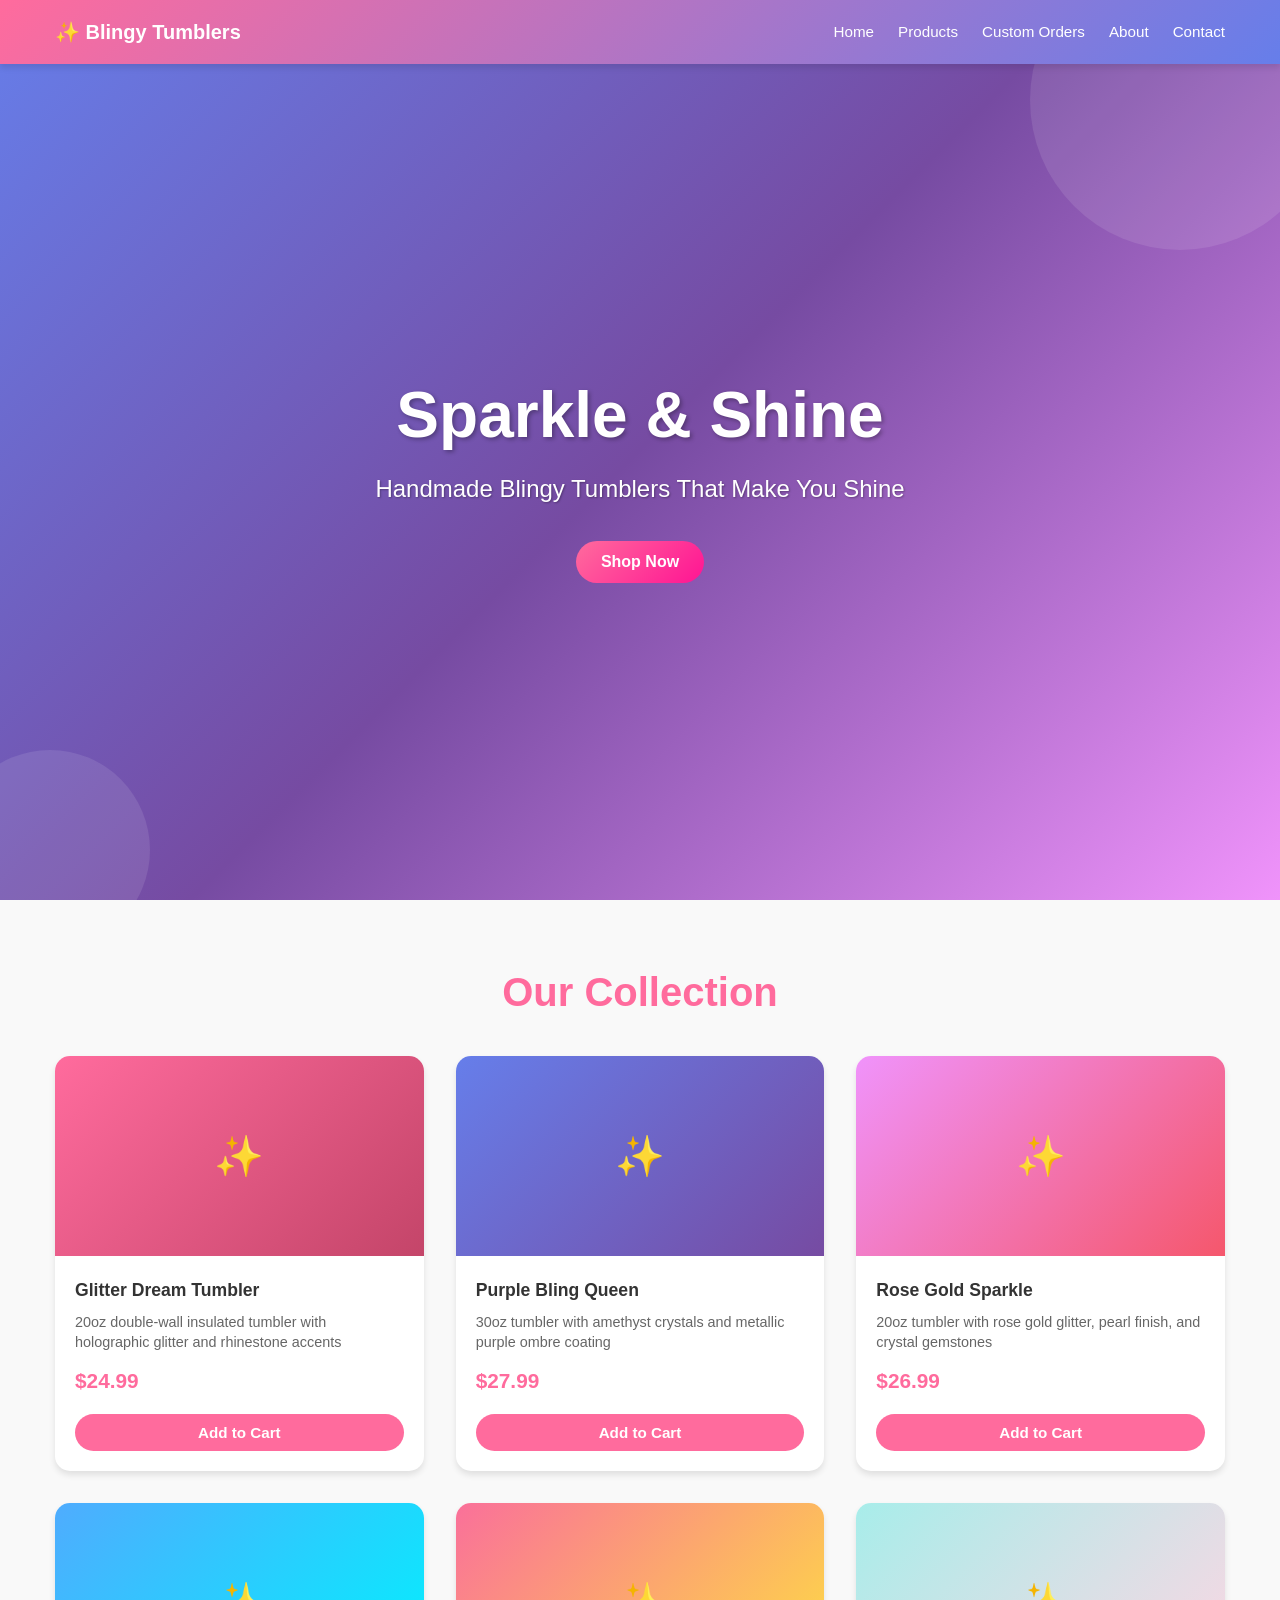
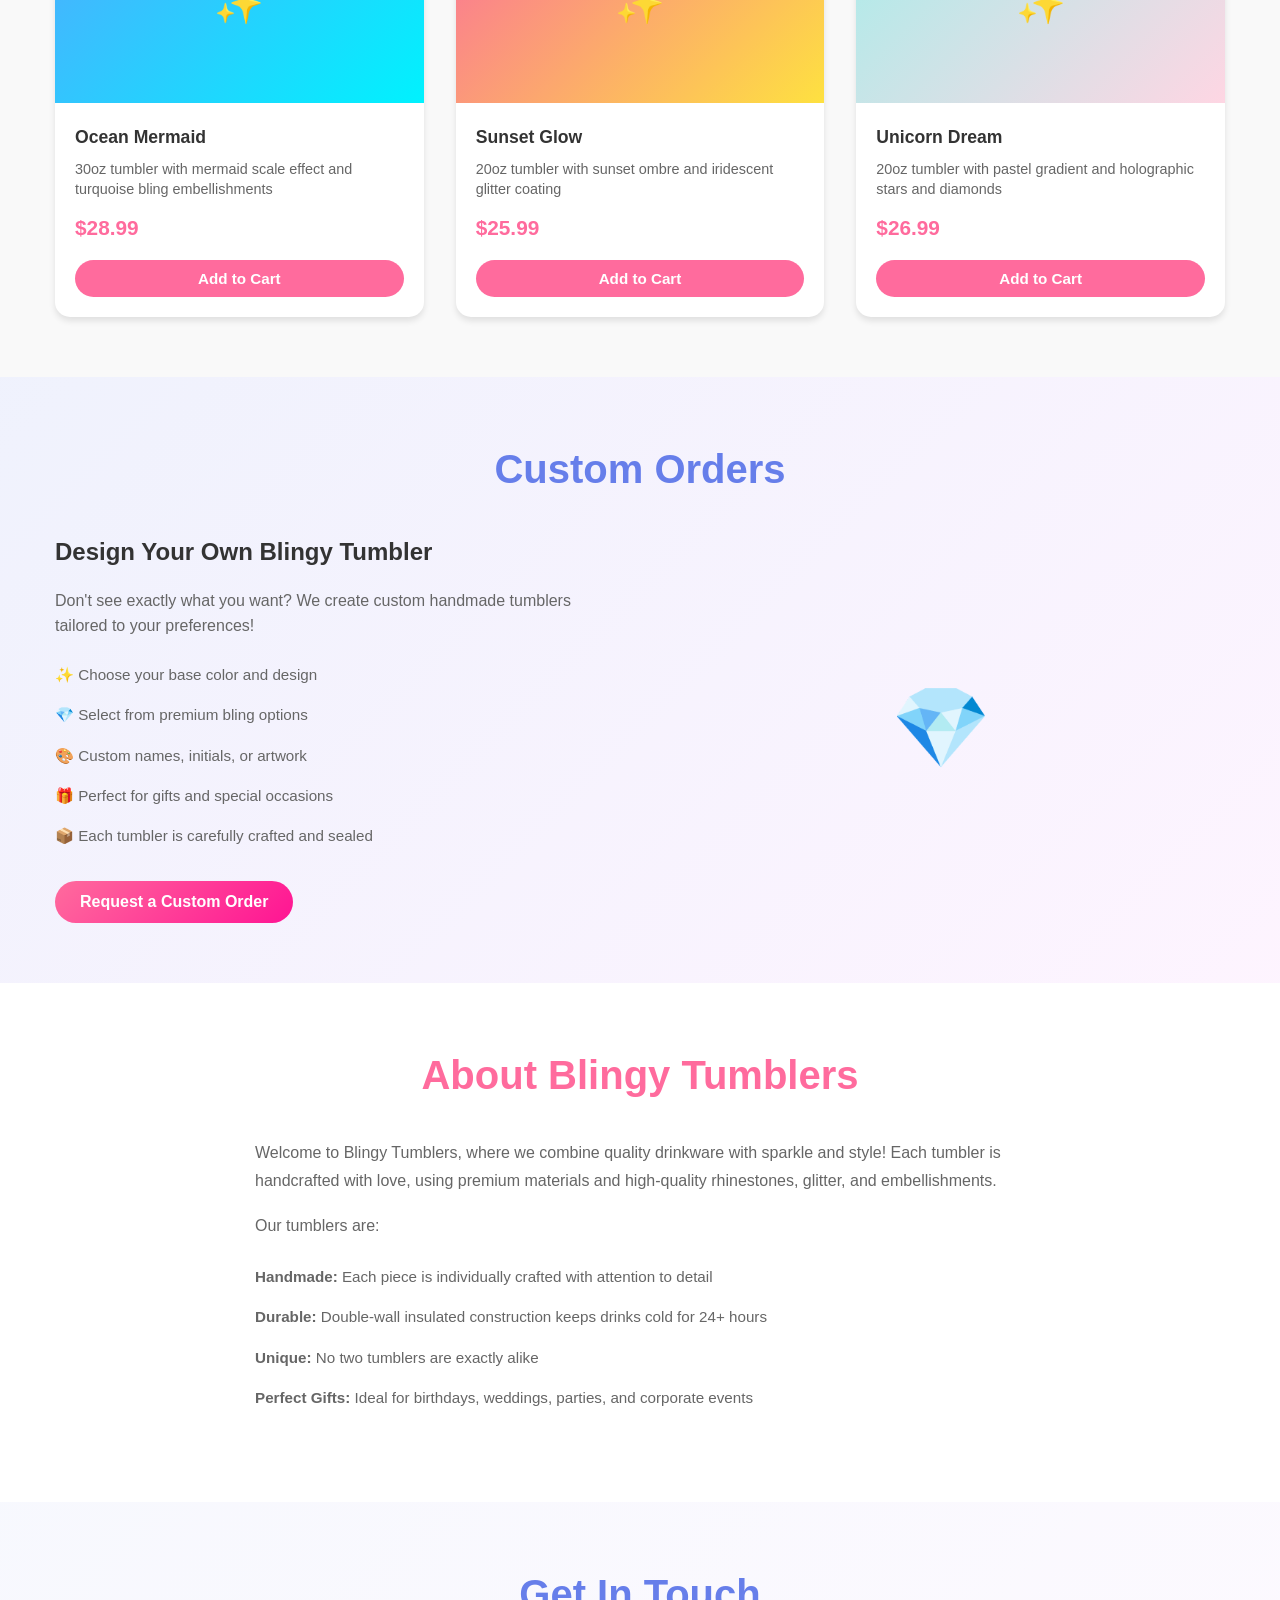
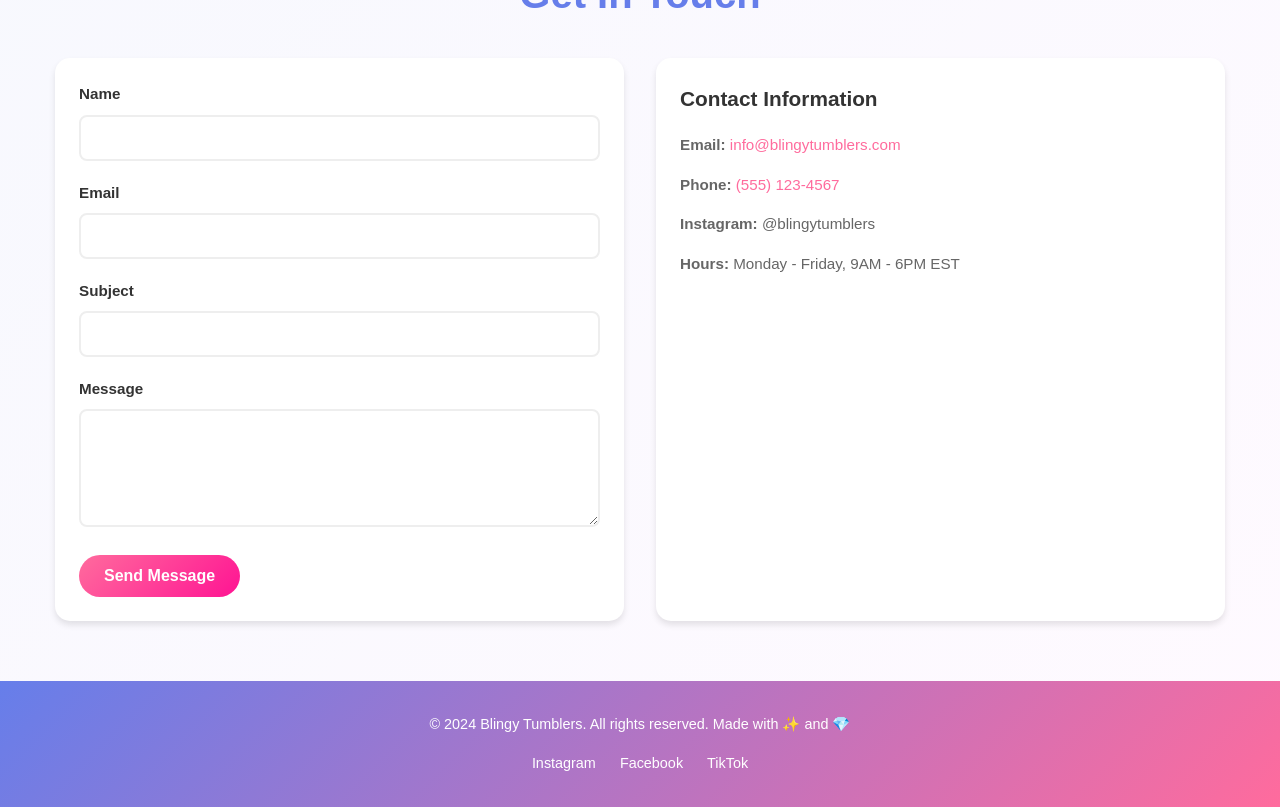
<file: index.html>
<!DOCTYPE html>
<html lang="en">
<head>
    <meta charset="UTF-8">
    <meta name="viewport" content="width=device-width, initial-scale=1.0, viewport-fit=cover">
    <meta name="apple-mobile-web-app-capable" content="yes">
    <meta name="apple-mobile-web-app-status-bar-style" content="black-translucent">
    <title>Blingy Tumblers - Handmade Custom Drinkware</title>
    <link rel="stylesheet" href="styles.css">
</head>
<body>
    <!-- Navigation -->
    <nav class="navbar">
        <div class="nav-container">
            <div class="logo">✨ Blingy Tumblers</div>
            <ul class="nav-menu" id="navMenu">
                <li><a href="#home">Home</a></li>
                <li><a href="#products">Products</a></li>
                <li><a href="#custom">Custom Orders</a></li>
                <li><a href="#about">About</a></li>
                <li><a href="#contact">Contact</a></li>
            </ul>
            <div class="hamburger" id="hamburger">
                <span></span>
                <span></span>
                <span></span>
            </div>
        </div>
    </nav>

    <!-- Hero Section -->
    <section id="home" class="hero">
        <div class="hero-content">
            <h1>Sparkle & Shine</h1>
            <p>Handmade Blingy Tumblers That Make You Shine</p>
            <button class="btn btn-primary" onclick="scrollToSection('products')">Shop Now</button>
        </div>
    </section>

    <!-- Products Section -->
    <section id="products" class="products">
        <div class="container">
            <h2>Our Collection</h2>
            <div class="product-grid">
                <div class="product-card">
                    <div class="product-image" style="background: linear-gradient(135deg, #ff6b9d 0%, #c44569 100%);"></div>
                    <div class="product-info">
                        <h3>Glitter Dream Tumbler</h3>
                        <p>20oz double-wall insulated tumbler with holographic glitter and rhinestone accents</p>
                        <div class="price">$24.99</div>
                        <button class="btn btn-secondary add-to-cart">Add to Cart</button>
                    </div>
                </div>

                <div class="product-card">
                    <div class="product-image" style="background: linear-gradient(135deg, #667eea 0%, #764ba2 100%);"></div>
                    <div class="product-info">
                        <h3>Purple Bling Queen</h3>
                        <p>30oz tumbler with amethyst crystals and metallic purple ombre coating</p>
                        <div class="price">$27.99</div>
                        <button class="btn btn-secondary add-to-cart">Add to Cart</button>
                    </div>
                </div>

                <div class="product-card">
                    <div class="product-image" style="background: linear-gradient(135deg, #f093fb 0%, #f5576c 100%);"></div>
                    <div class="product-info">
                        <h3>Rose Gold Sparkle</h3>
                        <p>20oz tumbler with rose gold glitter, pearl finish, and crystal gemstones</p>
                        <div class="price">$26.99</div>
                        <button class="btn btn-secondary add-to-cart">Add to Cart</button>
                    </div>
                </div>

                <div class="product-card">
                    <div class="product-image" style="background: linear-gradient(135deg, #4facfe 0%, #00f2fe 100%);"></div>
                    <div class="product-info">
                        <h3>Ocean Mermaid</h3>
                        <p>30oz tumbler with mermaid scale effect and turquoise bling embellishments</p>
                        <div class="price">$28.99</div>
                        <button class="btn btn-secondary add-to-cart">Add to Cart</button>
                    </div>
                </div>

                <div class="product-card">
                    <div class="product-image" style="background: linear-gradient(135deg, #fa709a 0%, #fee140 100%);"></div>
                    <div class="product-info">
                        <h3>Sunset Glow</h3>
                        <p>20oz tumbler with sunset ombre and iridescent glitter coating</p>
                        <div class="price">$25.99</div>
                        <button class="btn btn-secondary add-to-cart">Add to Cart</button>
                    </div>
                </div>

                <div class="product-card">
                    <div class="product-image" style="background: linear-gradient(135deg, #a8edea 0%, #fed6e3 100%);"></div>
                    <div class="product-info">
                        <h3>Unicorn Dream</h3>
                        <p>20oz tumbler with pastel gradient and holographic stars and diamonds</p>
                        <div class="price">$26.99</div>
                        <button class="btn btn-secondary add-to-cart">Add to Cart</button>
                    </div>
                </div>
            </div>
        </div>
    </section>

    <!-- Custom Orders Section -->
    <section id="custom" class="custom-orders">
        <div class="container">
            <h2>Custom Orders</h2>
            <div class="custom-content">
                <div class="custom-text">
                    <h3>Design Your Own Blingy Tumbler</h3>
                    <p>Don't see exactly what you want? We create custom handmade tumblers tailored to your preferences!</p>
                    <ul class="features-list">
                        <li>✨ Choose your base color and design</li>
                        <li>💎 Select from premium bling options</li>
                        <li>🎨 Custom names, initials, or artwork</li>
                        <li>🎁 Perfect for gifts and special occasions</li>
                        <li>📦 Each tumbler is carefully crafted and sealed</li>
                    </ul>
                    <button class="btn btn-primary" onclick="scrollToSection('contact')">Request a Custom Order</button>
                </div>
                <div class="custom-image">
                    <div style="font-size: 80px; text-align: center; color: #ff6b9d;">💎</div>
                </div>
            </div>
        </div>
    </section>

    <!-- About Section -->
    <section id="about" class="about">
        <div class="container">
            <h2>About Blingy Tumblers</h2>
            <div class="about-content">
                <div class="about-text">
                    <p>Welcome to Blingy Tumblers, where we combine quality drinkware with sparkle and style! Each tumbler is handcrafted with love, using premium materials and high-quality rhinestones, glitter, and embellishments.</p>
                    <p>Our tumblers are:</p>
                    <ul class="features-list">
                        <li><strong>Handmade:</strong> Each piece is individually crafted with attention to detail</li>
                        <li><strong>Durable:</strong> Double-wall insulated construction keeps drinks cold for 24+ hours</li>
                        <li><strong>Unique:</strong> No two tumblers are exactly alike</li>
                        <li><strong>Perfect Gifts:</strong> Ideal for birthdays, weddings, parties, and corporate events</li>
                    </ul>
                </div>
            </div>
        </div>
    </section>

    <!-- Contact Section -->
    <section id="contact" class="contact">
        <div class="container">
            <h2>Get In Touch</h2>
            <div class="contact-content">
                <form class="contact-form" id="contactForm">
                    <div class="form-group">
                        <label for="name">Name</label>
                        <input type="text" id="name" name="name" required>
                    </div>
                    <div class="form-group">
                        <label for="email">Email</label>
                        <input type="email" id="email" name="email" required>
                    </div>
                    <div class="form-group">
                        <label for="subject">Subject</label>
                        <input type="text" id="subject" name="subject" required>
                    </div>
                    <div class="form-group">
                        <label for="message">Message</label>
                        <textarea id="message" name="message" rows="5" required></textarea>
                    </div>
                    <button type="submit" class="btn btn-primary">Send Message</button>
                </form>
                <div class="contact-info">
                    <h3>Contact Information</h3>
                    <p><strong>Email:</strong> <a href="mailto:info@blingytumblers.com">info@blingytumblers.com</a></p>
                    <p><strong>Phone:</strong> <a href="tel:+15551234567">(555) 123-4567</a></p>
                    <p><strong>Instagram:</strong> @blingytumblers</p>
                    <p><strong>Hours:</strong> Monday - Friday, 9AM - 6PM EST</p>
                </div>
            </div>
        </div>
    </section>

    <!-- Footer -->
    <footer class="footer">
        <div class="container">
            <p>&copy; 2024 Blingy Tumblers. All rights reserved. Made with ✨ and 💎</p>
            <div class="social-links">
                <a href="#" class="social-link">Instagram</a>
                <a href="#" class="social-link">Facebook</a>
                <a href="#" class="social-link">TikTok</a>
            </div>
        </div>
    </footer>

    <script src="script.js"></script>
</body>
</html>
</file>
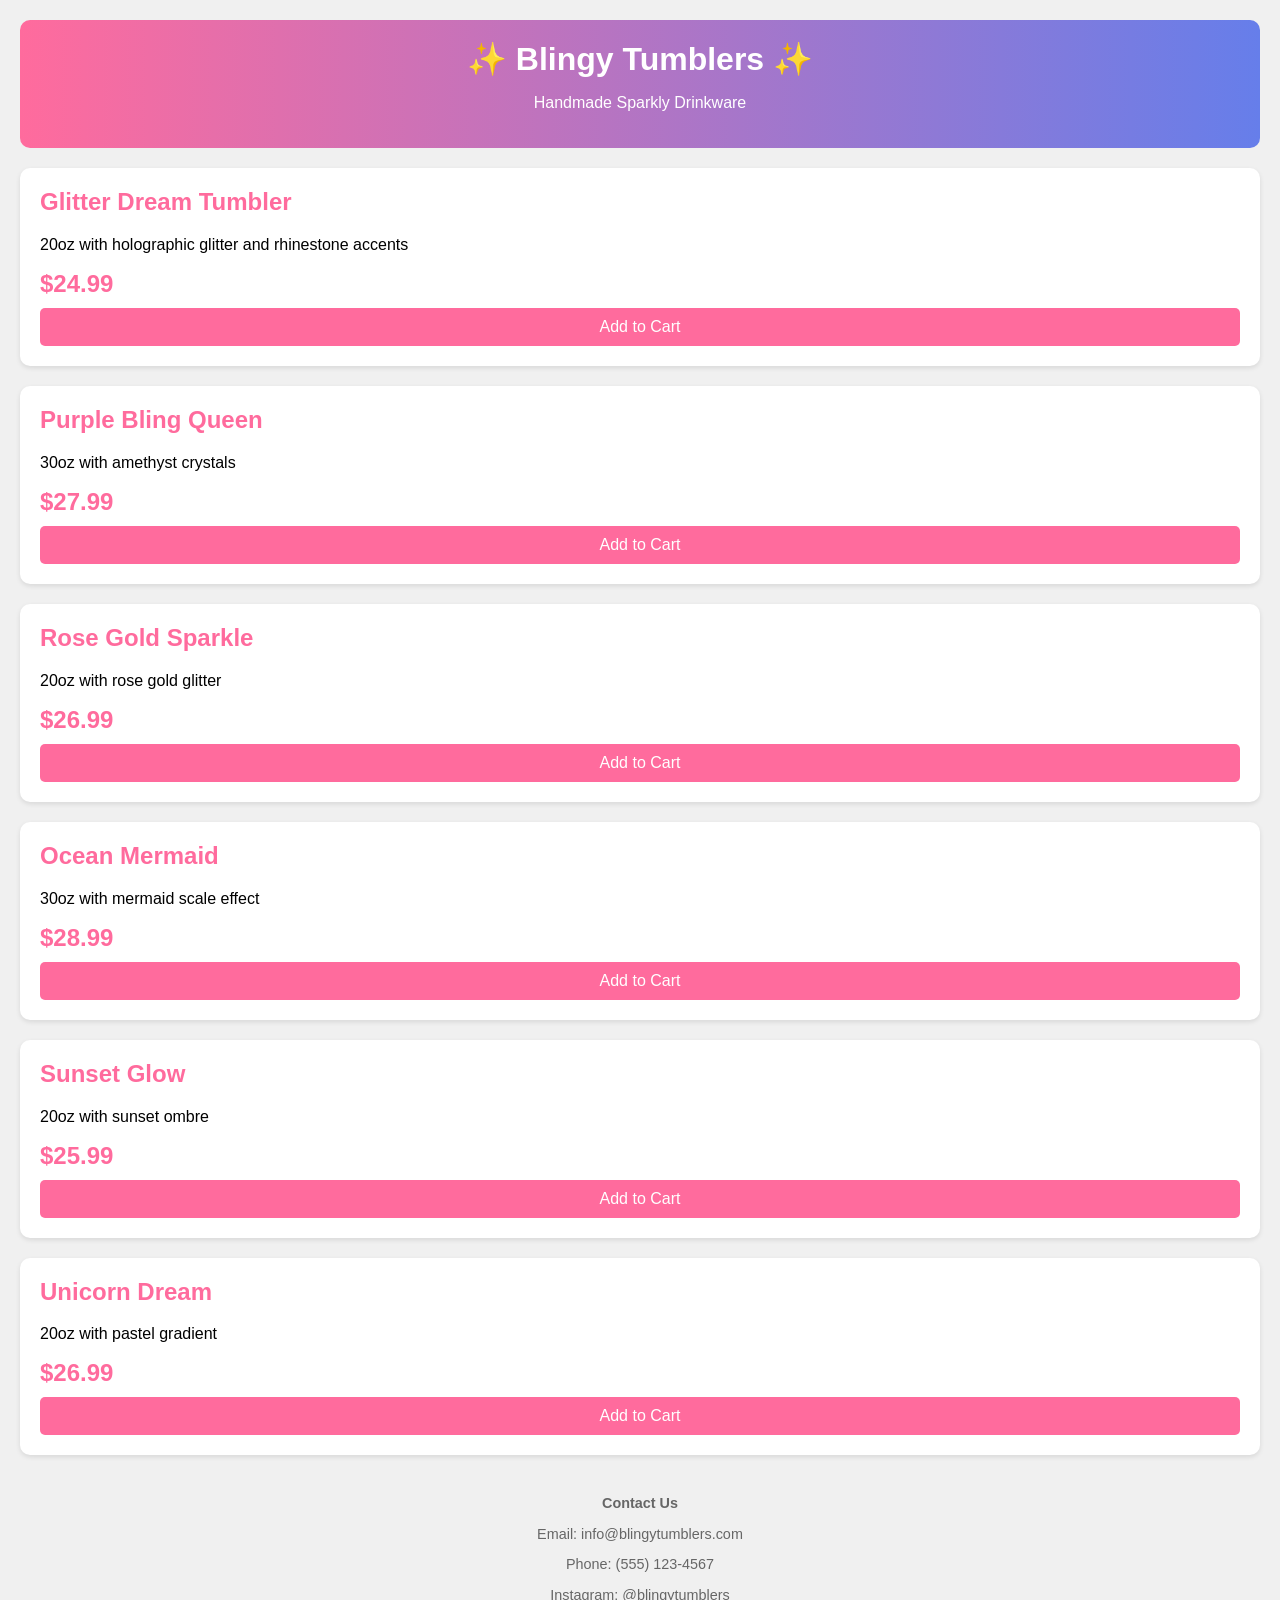
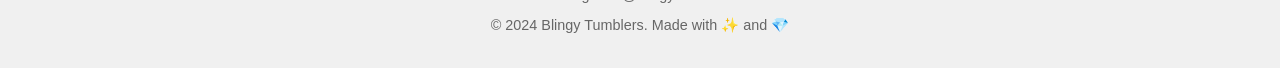
<file: blingy-simple.html>
<!DOCTYPE html>
<html>
<head>
<meta charset="UTF-8">
<meta name="viewport" content="width=device-width, initial-scale=1.0">
<title>Blingy Tumblers</title>
<style>
body { font-family: Arial; margin: 0; padding: 20px; background: #f0f0f0; }
.header { background: linear-gradient(to right, #ff6b9d, #667eea); color: white; padding: 20px; text-align: center; border-radius: 10px; }
h1 { margin: 0; }
.product { background: white; margin: 20px 0; padding: 20px; border-radius: 10px; box-shadow: 0 2px 5px rgba(0,0,0,0.1); }
.product h2 { color: #ff6b9d; margin-top: 0; }
.price { font-size: 1.5em; color: #ff6b9d; font-weight: bold; }
button { background: #ff6b9d; color: white; border: none; padding: 10px 20px; border-radius: 5px; font-size: 1em; cursor: pointer; width: 100%; margin-top: 10px; }
button:active { transform: scale(0.98); }
.footer { text-align: center; color: #666; margin-top: 40px; font-size: 0.9em; }
</style>
</head>
<body>

<div class="header">
<h1>✨ Blingy Tumblers ✨</h1>
<p>Handmade Sparkly Drinkware</p>
</div>

<div class="product">
<h2>Glitter Dream Tumbler</h2>
<p>20oz with holographic glitter and rhinestone accents</p>
<div class="price">$24.99</div>
<button onclick="alert('Glitter Dream added to cart! ✨')">Add to Cart</button>
</div>

<div class="product">
<h2>Purple Bling Queen</h2>
<p>30oz with amethyst crystals</p>
<div class="price">$27.99</div>
<button onclick="alert('Purple Bling added to cart! 💎')">Add to Cart</button>
</div>

<div class="product">
<h2>Rose Gold Sparkle</h2>
<p>20oz with rose gold glitter</p>
<div class="price">$26.99</div>
<button onclick="alert('Rose Gold added to cart! 🌹')">Add to Cart</button>
</div>

<div class="product">
<h2>Ocean Mermaid</h2>
<p>30oz with mermaid scale effect</p>
<div class="price">$28.99</div>
<button onclick="alert('Ocean Mermaid added to cart! 🧜‍♀️')">Add to Cart</button>
</div>

<div class="product">
<h2>Sunset Glow</h2>
<p>20oz with sunset ombre</p>
<div class="price">$25.99</div>
<button onclick="alert('Sunset Glow added to cart! 🌅')">Add to Cart</button>
</div>

<div class="product">
<h2>Unicorn Dream</h2>
<p>20oz with pastel gradient</p>
<div class="price">$26.99</div>
<button onclick="alert('Unicorn Dream added to cart! 🦄')">Add to Cart</button>
</div>

<div class="footer">
<p><strong>Contact Us</strong></p>
<p>Email: info@blingytumblers.com</p>
<p>Phone: (555) 123-4567</p>
<p>Instagram: @blingytumblers</p>
<p>&copy; 2024 Blingy Tumblers. Made with ✨ and 💎</p>
</div>

</body>
</html>
</file>
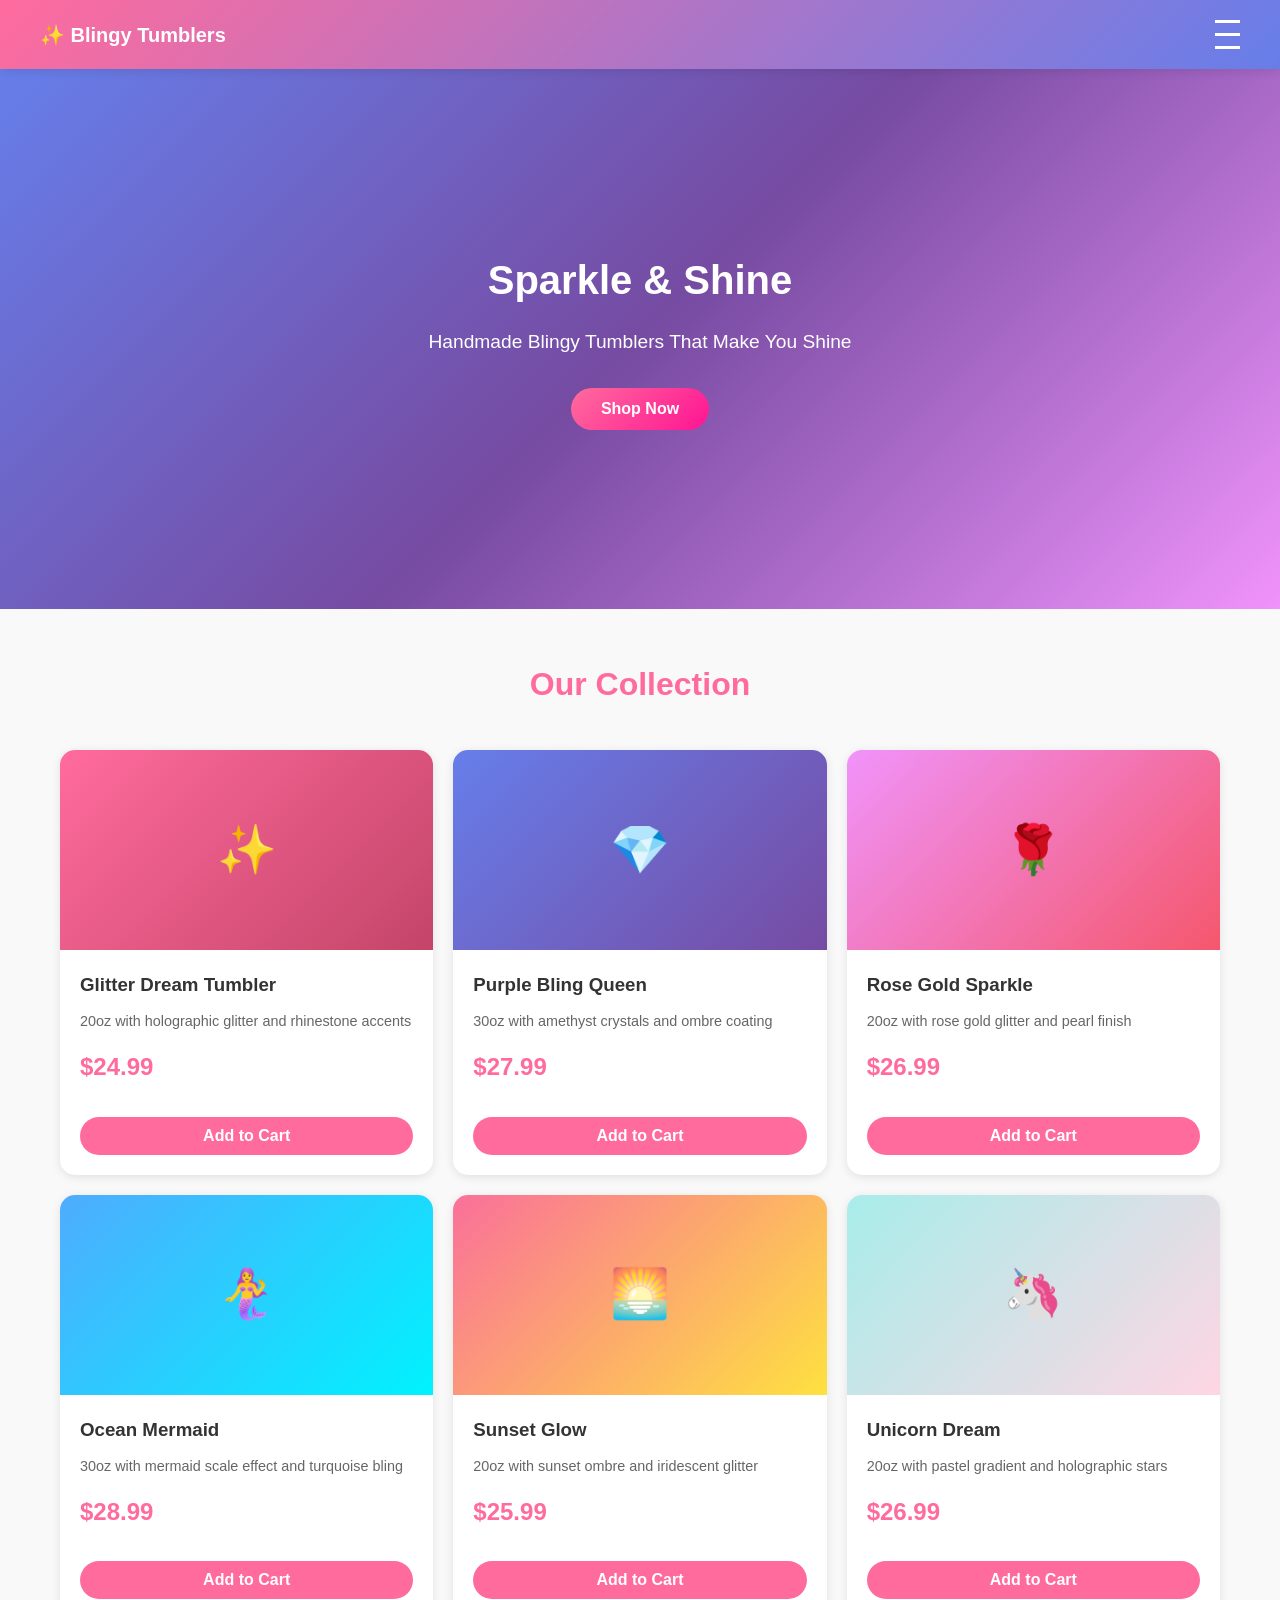
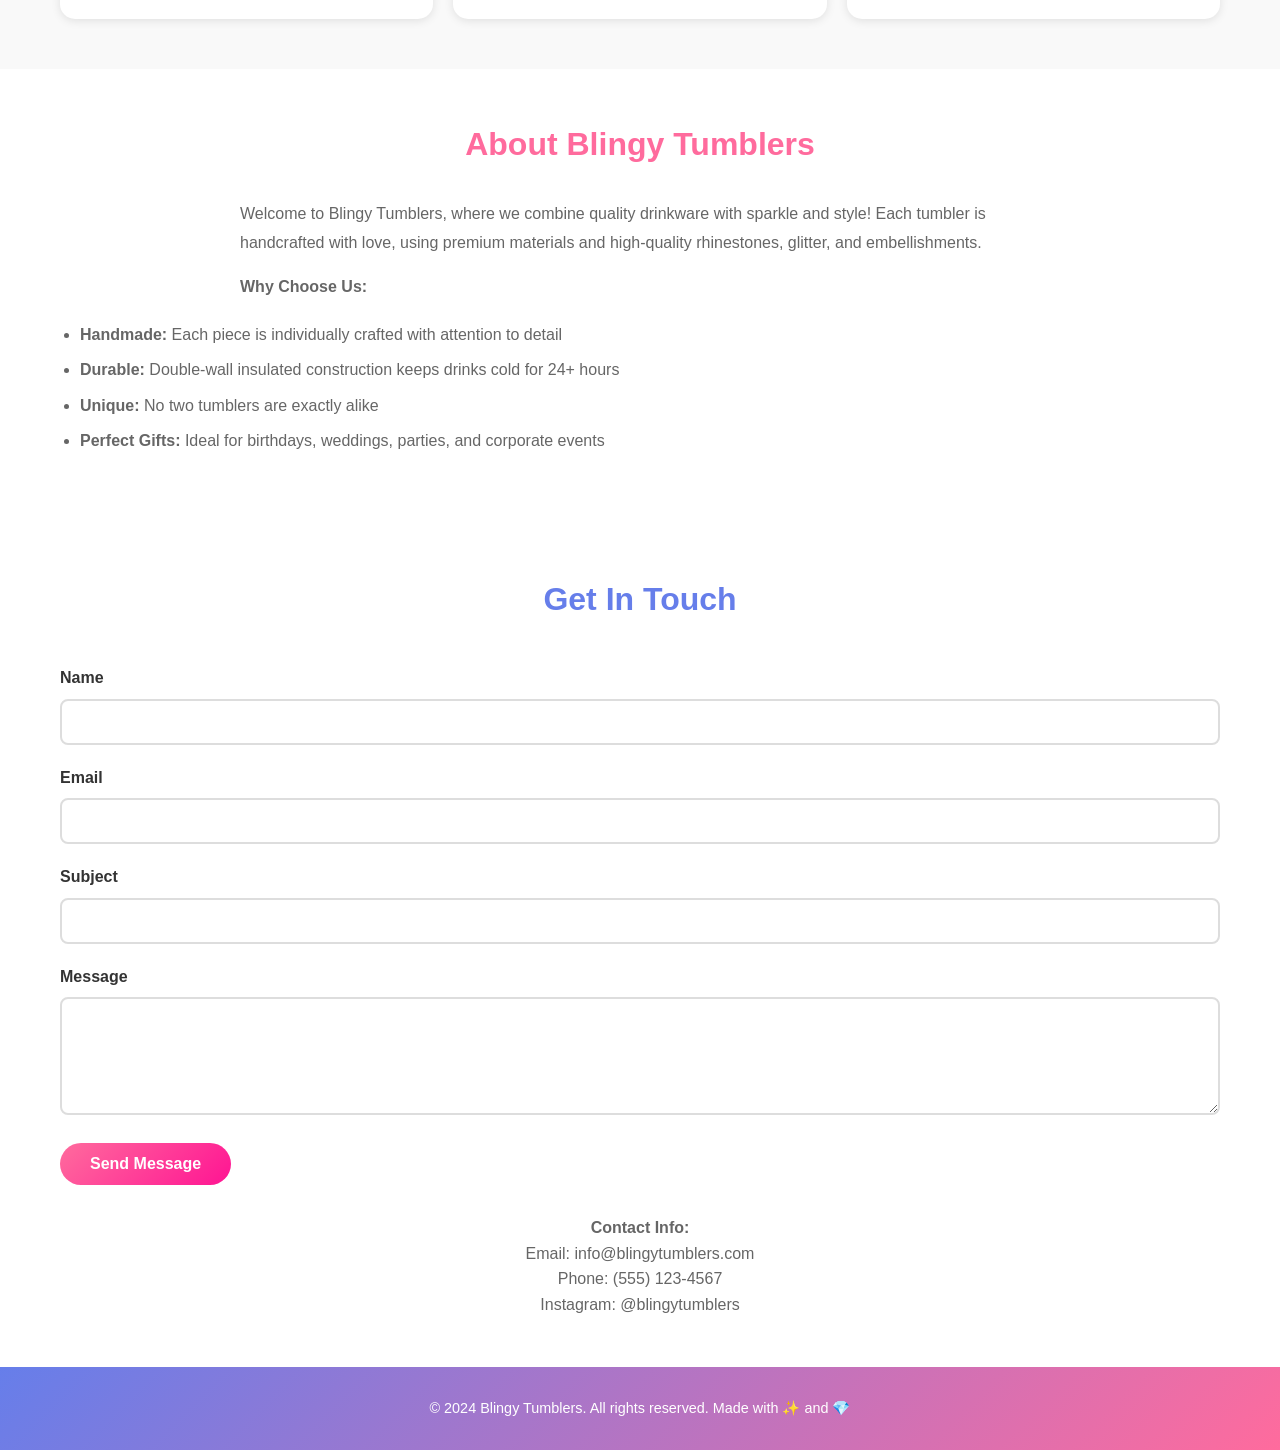
<file: blingy-tumbler-iphone.html>
<!DOCTYPE html>
<html lang="en">
<head>
    <meta charset="UTF-8">
    <meta name="viewport" content="width=device-width, initial-scale=1.0">
    <meta name="apple-mobile-web-app-capable" content="yes">
    <title>Blingy Tumblers</title>
    <style>
        * {
            margin: 0;
            padding: 0;
            box-sizing: border-box;
        }

        body {
            font-family: 'Arial', sans-serif;
            background-color: #f9f9f9;
            color: #333;
            line-height: 1.6;
        }

        /* Navigation */
        nav {
            background: linear-gradient(135deg, #ff6b9d, #667eea);
            padding: 15px 20px;
            position: sticky;
            top: 0;
            z-index: 100;
            box-shadow: 0 2px 10px rgba(0,0,0,0.1);
        }

        .nav-container {
            max-width: 1200px;
            margin: 0 auto;
            display: flex;
            justify-content: space-between;
            align-items: center;
        }

        .logo {
            color: white;
            font-size: 20px;
            font-weight: bold;
        }

        .nav-links {
            display: none;
            list-style: none;
        }

        .nav-links.active {
            display: flex;
            flex-direction: column;
            position: absolute;
            top: 60px;
            left: 0;
            right: 0;
            background: linear-gradient(135deg, #ff6b9d, #667eea);
            padding: 10px;
        }

        .nav-links li {
            margin: 10px 0;
        }

        .nav-links a {
            color: white;
            text-decoration: none;
            font-weight: 500;
        }

        .hamburger {
            display: flex;
            flex-direction: column;
            cursor: pointer;
            background: none;
            border: none;
        }

        .hamburger span {
            width: 25px;
            height: 3px;
            background: white;
            margin: 5px 0;
            transition: 0.3s;
        }

        /* Hero Section */
        .hero {
            background: linear-gradient(135deg, #667eea, #764ba2, #f093fb);
            color: white;
            padding: 80px 20px;
            text-align: center;
            min-height: 60vh;
            display: flex;
            flex-direction: column;
            justify-content: center;
            align-items: center;
        }

        .hero h1 {
            font-size: 2.5em;
            margin-bottom: 15px;
        }

        .hero p {
            font-size: 1.2em;
            margin-bottom: 30px;
        }

        /* Buttons */
        .btn {
            background: linear-gradient(135deg, #ff6b9d, #ff1493);
            color: white;
            padding: 12px 30px;
            border: none;
            border-radius: 50px;
            font-size: 1em;
            font-weight: 600;
            cursor: pointer;
            transition: transform 0.3s;
            -webkit-appearance: none;
            appearance: none;
        }

        .btn:active {
            transform: scale(0.95);
        }

        .btn-secondary {
            background: #ff6b9d;
            width: 100%;
            padding: 10px;
            margin-top: 15px;
        }

        /* Container */
        .container {
            max-width: 1200px;
            margin: 0 auto;
            padding: 0 20px;
        }

        /* Products Section */
        .products {
            padding: 50px 0;
            background: #f9f9f9;
        }

        .products h2 {
            text-align: center;
            color: #ff6b9d;
            margin-bottom: 40px;
            font-size: 2em;
        }

        .product-grid {
            display: grid;
            grid-template-columns: 1fr;
            gap: 20px;
        }

        @media (min-width: 768px) {
            .product-grid {
                grid-template-columns: repeat(2, 1fr);
            }
        }

        @media (min-width: 1024px) {
            .product-grid {
                grid-template-columns: repeat(3, 1fr);
            }
        }

        .product-card {
            background: white;
            border-radius: 15px;
            overflow: hidden;
            box-shadow: 0 2px 10px rgba(0,0,0,0.1);
            transition: transform 0.3s;
        }

        .product-card:active {
            transform: translateY(-5px);
        }

        .product-image {
            height: 200px;
            background-size: cover;
            display: flex;
            align-items: center;
            justify-content: center;
            font-size: 3em;
        }

        .product-info {
            padding: 20px;
        }

        .product-info h3 {
            margin-bottom: 10px;
            color: #333;
        }

        .product-info p {
            color: #666;
            margin-bottom: 15px;
            font-size: 0.9em;
        }

        .price {
            font-size: 1.5em;
            color: #ff6b9d;
            font-weight: bold;
            margin-bottom: 15px;
        }

        /* Contact Section */
        .contact {
            padding: 50px 0;
            background: white;
        }

        .contact h2 {
            text-align: center;
            color: #667eea;
            margin-bottom: 40px;
            font-size: 2em;
        }

        .form-group {
            margin-bottom: 20px;
        }

        .form-group label {
            display: block;
            margin-bottom: 8px;
            font-weight: 600;
            color: #333;
        }

        .form-group input,
        .form-group textarea {
            width: 100%;
            padding: 12px;
            border: 2px solid #ddd;
            border-radius: 8px;
            font-family: inherit;
            font-size: 16px;
            -webkit-appearance: none;
            appearance: none;
        }

        .form-group input:focus,
        .form-group textarea:focus {
            outline: none;
            border-color: #ff6b9d;
        }

        /* Footer */
        footer {
            background: linear-gradient(135deg, #667eea, #ff6b9d);
            color: white;
            text-align: center;
            padding: 30px 20px;
            font-size: 0.9em;
        }

        /* About Section */
        .about {
            padding: 50px 0;
            background: white;
        }

        .about h2 {
            text-align: center;
            color: #ff6b9d;
            margin-bottom: 30px;
            font-size: 2em;
        }

        .about p {
            line-height: 1.8;
            color: #666;
            margin-bottom: 15px;
            max-width: 800px;
            margin-left: auto;
            margin-right: auto;
        }

        .about ul {
            margin: 20px 0;
            margin-left: 20px;
            color: #666;
        }

        .about li {
            margin: 10px 0;
        }
    </style>
</head>
<body>
    <!-- Navigation -->
    <nav>
        <div class="nav-container">
            <div class="logo">✨ Blingy Tumblers</div>
            <button class="hamburger" id="hamburger">
                <span></span>
                <span></span>
                <span></span>
            </button>
            <ul class="nav-links" id="navLinks">
                <li><a href="#home" onclick="closeMenu()">Home</a></li>
                <li><a href="#products" onclick="closeMenu()">Products</a></li>
                <li><a href="#about" onclick="closeMenu()">About</a></li>
                <li><a href="#contact" onclick="closeMenu()">Contact</a></li>
            </ul>
        </div>
    </nav>

    <!-- Hero Section -->
    <section id="home" class="hero">
        <h1>Sparkle & Shine</h1>
        <p>Handmade Blingy Tumblers That Make You Shine</p>
        <button class="btn" onclick="document.getElementById('products').scrollIntoView({behavior:'smooth'})">Shop Now</button>
    </section>

    <!-- Products Section -->
    <section id="products" class="products">
        <div class="container">
            <h2>Our Collection</h2>
            <div class="product-grid">
                <div class="product-card">
                    <div class="product-image" style="background: linear-gradient(135deg, #ff6b9d, #c44569);">✨</div>
                    <div class="product-info">
                        <h3>Glitter Dream Tumbler</h3>
                        <p>20oz with holographic glitter and rhinestone accents</p>
                        <div class="price">$24.99</div>
                        <button class="btn btn-secondary" onclick="addToCart('Glitter Dream')">Add to Cart</button>
                    </div>
                </div>

                <div class="product-card">
                    <div class="product-image" style="background: linear-gradient(135deg, #667eea, #764ba2);">💎</div>
                    <div class="product-info">
                        <h3>Purple Bling Queen</h3>
                        <p>30oz with amethyst crystals and ombre coating</p>
                        <div class="price">$27.99</div>
                        <button class="btn btn-secondary" onclick="addToCart('Purple Bling')">Add to Cart</button>
                    </div>
                </div>

                <div class="product-card">
                    <div class="product-image" style="background: linear-gradient(135deg, #f093fb, #f5576c);">🌹</div>
                    <div class="product-info">
                        <h3>Rose Gold Sparkle</h3>
                        <p>20oz with rose gold glitter and pearl finish</p>
                        <div class="price">$26.99</div>
                        <button class="btn btn-secondary" onclick="addToCart('Rose Gold')">Add to Cart</button>
                    </div>
                </div>

                <div class="product-card">
                    <div class="product-image" style="background: linear-gradient(135deg, #4facfe, #00f2fe);">🧜‍♀️</div>
                    <div class="product-info">
                        <h3>Ocean Mermaid</h3>
                        <p>30oz with mermaid scale effect and turquoise bling</p>
                        <div class="price">$28.99</div>
                        <button class="btn btn-secondary" onclick="addToCart('Ocean Mermaid')">Add to Cart</button>
                    </div>
                </div>

                <div class="product-card">
                    <div class="product-image" style="background: linear-gradient(135deg, #fa709a, #fee140);">🌅</div>
                    <div class="product-info">
                        <h3>Sunset Glow</h3>
                        <p>20oz with sunset ombre and iridescent glitter</p>
                        <div class="price">$25.99</div>
                        <button class="btn btn-secondary" onclick="addToCart('Sunset Glow')">Add to Cart</button>
                    </div>
                </div>

                <div class="product-card">
                    <div class="product-image" style="background: linear-gradient(135deg, #a8edea, #fed6e3);">🦄</div>
                    <div class="product-info">
                        <h3>Unicorn Dream</h3>
                        <p>20oz with pastel gradient and holographic stars</p>
                        <div class="price">$26.99</div>
                        <button class="btn btn-secondary" onclick="addToCart('Unicorn Dream')">Add to Cart</button>
                    </div>
                </div>
            </div>
        </div>
    </section>

    <!-- About Section -->
    <section id="about" class="about">
        <div class="container">
            <h2>About Blingy Tumblers</h2>
            <p>Welcome to Blingy Tumblers, where we combine quality drinkware with sparkle and style! Each tumbler is handcrafted with love, using premium materials and high-quality rhinestones, glitter, and embellishments.</p>
            <p><strong>Why Choose Us:</strong></p>
            <ul>
                <li><strong>Handmade:</strong> Each piece is individually crafted with attention to detail</li>
                <li><strong>Durable:</strong> Double-wall insulated construction keeps drinks cold for 24+ hours</li>
                <li><strong>Unique:</strong> No two tumblers are exactly alike</li>
                <li><strong>Perfect Gifts:</strong> Ideal for birthdays, weddings, parties, and corporate events</li>
            </ul>
        </div>
    </section>

    <!-- Contact Section -->
    <section id="contact" class="contact">
        <div class="container">
            <h2>Get In Touch</h2>
            <form id="contactForm" onsubmit="submitForm(event)">
                <div class="form-group">
                    <label for="name">Name</label>
                    <input type="text" id="name" name="name" required>
                </div>
                <div class="form-group">
                    <label for="email">Email</label>
                    <input type="email" id="email" name="email" required>
                </div>
                <div class="form-group">
                    <label for="subject">Subject</label>
                    <input type="text" id="subject" name="subject" required>
                </div>
                <div class="form-group">
                    <label for="message">Message</label>
                    <textarea id="message" name="message" rows="5" required></textarea>
                </div>
                <button type="submit" class="btn">Send Message</button>
            </form>
            <p style="text-align: center; margin-top: 30px; color: #666;">
                <strong>Contact Info:</strong><br>
                Email: info@blingytumblers.com<br>
                Phone: (555) 123-4567<br>
                Instagram: @blingytumblers
            </p>
        </div>
    </section>

    <!-- Footer -->
    <footer>
        <p>&copy; 2024 Blingy Tumblers. All rights reserved. Made with ✨ and 💎</p>
    </footer>

    <script>
        // Mobile menu toggle
        const hamburger = document.getElementById('hamburger');
        const navLinks = document.getElementById('navLinks');

        hamburger.addEventListener('click', function() {
            navLinks.classList.toggle('active');
        });

        function closeMenu() {
            navLinks.classList.remove('active');
        }

        // Add to cart
        function addToCart(productName) {
            alert(productName + ' added to cart! ✨');
        }

        // Form submission
        function submitForm(event) {
            event.preventDefault();
            const name = document.getElementById('name').value;
            alert('Thank you, ' + name + '! Your message has been sent. We will get back to you soon! 💎');
            document.getElementById('contactForm').reset();
        }
    </script>
</body>
</html>
</file>
<file: styles.css>
* {
    margin: 0;
    padding: 0;
    box-sizing: border-box;
    -webkit-tap-highlight-color: transparent;
    -webkit-touch-callout: none;
}

html, body {
    width: 100%;
    height: 100%;
    position: relative;
}

:root {
    --primary-color: #ff6b9d;
    --secondary-color: #667eea;
    --accent-color: #ffd700;
    --text-dark: #333;
    --text-light: #666;
    --bg-light: #f9f9f9;
    --bg-white: #ffffff;
    --border-color: #eee;
    --shadow: 0 4px 6px rgba(0, 0, 0, 0.1);
    --shadow-lg: 0 10px 25px rgba(0, 0, 0, 0.15);
}

body {
    font-family: 'Segoe UI', Tahoma, Geneva, Verdana, sans-serif;
    color: var(--text-dark);
    line-height: 1.6;
    overflow-x: hidden;
    -webkit-user-select: none;
    user-select: none;
    -webkit-text-size-adjust: 100%;
    text-size-adjust: 100%;
    padding-top: 60px;
}

input, textarea, button {
    -webkit-user-select: text;
    user-select: text;
}

.container {
    max-width: 1200px;
    margin: 0 auto;
    padding: 0 15px;
}

/* Navigation */
.navbar {
    background: linear-gradient(135deg, var(--primary-color), var(--secondary-color));
    padding: 1rem 0;
    position: fixed;
    top: 0;
    width: 100%;
    z-index: 100;
    box-shadow: var(--shadow);
}

.nav-container {
    max-width: 1200px;
    margin: 0 auto;
    padding: 0 15px;
    display: flex;
    justify-content: space-between;
    align-items: center;
}

.logo {
    font-size: 20px;
    font-weight: bold;
    color: white;
    text-decoration: none;
    white-space: nowrap;
}

.nav-menu {
    display: flex;
    list-style: none;
    gap: 1.5rem;
}

.nav-menu a {
    color: white;
    text-decoration: none;
    font-weight: 500;
    transition: opacity 0.3s ease;
    font-size: 0.95rem;
}

.nav-menu a:active {
    opacity: 0.7;
}

.hamburger {
    display: none;
    flex-direction: column;
    cursor: pointer;
    padding: 10px;
    -webkit-user-select: none;
    user-select: none;
}

.hamburger span {
    width: 25px;
    height: 3px;
    background: white;
    margin: 5px 0;
    transition: 0.3s;
    border-radius: 2px;
}

.hamburger.active span:nth-child(1) {
    transform: rotate(45deg) translate(8px, 8px);
}

.hamburger.active span:nth-child(2) {
    opacity: 0;
}

.hamburger.active span:nth-child(3) {
    transform: rotate(-45deg) translate(8px, -8px);
}

/* Hero Section */
.hero {
    height: 100vh;
    background: linear-gradient(135deg, #667eea 0%, #764ba2 50%, #f093fb 100%);
    display: flex;
    align-items: center;
    justify-content: center;
    color: white;
    text-align: center;
    position: relative;
    overflow: hidden;
    margin-top: -60px;
    padding-top: 60px;
}

.hero::before {
    content: '';
    position: absolute;
    width: 300px;
    height: 300px;
    background: rgba(255, 255, 255, 0.1);
    border-radius: 50%;
    top: -50px;
    right: -50px;
    animation: float 6s ease-in-out infinite;
}

.hero::after {
    content: '';
    position: absolute;
    width: 200px;
    height: 200px;
    background: rgba(255, 255, 255, 0.1);
    border-radius: 50%;
    bottom: -50px;
    left: -50px;
    animation: float 8s ease-in-out infinite reverse;
}

@keyframes float {
    0%, 100% { transform: translateY(0px); }
    50% { transform: translateY(-30px); }
}

.hero-content {
    z-index: 1;
    animation: slideInUp 0.8s ease;
    padding: 0 20px;
}

@keyframes slideInUp {
    from {
        opacity: 0;
        transform: translateY(30px);
    }
    to {
        opacity: 1;
        transform: translateY(0);
    }
}

.hero h1 {
    font-size: clamp(2rem, 8vw, 4rem);
    margin-bottom: 1rem;
    text-shadow: 2px 2px 4px rgba(0, 0, 0, 0.3);
    line-height: 1.2;
}

.hero p {
    font-size: clamp(1rem, 5vw, 1.5rem);
    margin-bottom: 2rem;
    text-shadow: 1px 1px 2px rgba(0, 0, 0, 0.3);
}

/* Buttons */
.btn {
    padding: 12px 25px;
    border: none;
    border-radius: 50px;
    font-size: 1rem;
    font-weight: 600;
    cursor: pointer;
    transition: all 0.3s ease;
    text-decoration: none;
    display: inline-block;
    -webkit-appearance: none;
    appearance: none;
    -webkit-user-select: none;
    user-select: none;
}

.btn-primary {
    background: linear-gradient(135deg, var(--primary-color), #ff1493);
    color: white;
}

.btn-primary:active {
    transform: scale(0.98);
}

.btn-secondary {
    background: var(--primary-color);
    color: white;
    width: 100%;
    font-size: 0.95rem;
    padding: 10px 20px;
}

.btn-secondary:active {
    background: #ff5285;
}

/* Products Section */
.products {
    padding: 60px 0;
    background: var(--bg-light);
}

.products h2 {
    text-align: center;
    font-size: clamp(1.75rem, 6vw, 2.5rem);
    margin-bottom: 2rem;
    color: var(--primary-color);
}

.product-grid {
    display: grid;
    grid-template-columns: 1fr;
    gap: 1.5rem;
}

@media (min-width: 640px) {
    .product-grid {
        grid-template-columns: repeat(2, 1fr);
    }
}

@media (min-width: 1024px) {
    .product-grid {
        grid-template-columns: repeat(3, 1fr);
        gap: 2rem;
    }
}

.product-card {
    background: var(--bg-white);
    border-radius: 15px;
    overflow: hidden;
    box-shadow: var(--shadow);
    transition: transform 0.3s ease;
}

.product-card:active {
    transform: translateY(-5px);
}

.product-image {
    height: 200px;
    background-size: cover;
    background-position: center;
    position: relative;
}

.product-image::after {
    content: '✨';
    position: absolute;
    font-size: 2.5rem;
    top: 50%;
    left: 50%;
    transform: translate(-50%, -50%);
    animation: sparkle 1s ease-in-out infinite;
}

@keyframes sparkle {
    0%, 100% { opacity: 0.5; transform: translate(-50%, -50%) scale(1); }
    50% { opacity: 1; transform: translate(-50%, -50%) scale(1.2); }
}

.product-info {
    padding: 1.25rem;
}

.product-info h3 {
    font-size: 1.1rem;
    margin-bottom: 0.5rem;
    color: var(--text-dark);
}

.product-info p {
    color: var(--text-light);
    margin-bottom: 0.75rem;
    font-size: 0.9rem;
    line-height: 1.4;
}

.price {
    font-size: 1.3rem;
    font-weight: bold;
    color: var(--primary-color);
    margin-bottom: 1rem;
}

/* Custom Orders Section */
.custom-orders {
    padding: 60px 0;
    background: linear-gradient(135deg, rgba(102, 126, 234, 0.1) 0%, rgba(240, 147, 251, 0.1) 100%);
}

.custom-orders h2 {
    text-align: center;
    font-size: clamp(1.75rem, 6vw, 2.5rem);
    margin-bottom: 2rem;
    color: var(--secondary-color);
}

.custom-content {
    display: grid;
    grid-template-columns: 1fr;
    gap: 2rem;
}

@media (min-width: 768px) {
    .custom-content {
        grid-template-columns: 1fr 1fr;
        align-items: center;
    }
}

.custom-text h3 {
    font-size: 1.5rem;
    margin-bottom: 1rem;
    color: var(--text-dark);
}

.custom-text p {
    font-size: 1rem;
    color: var(--text-light);
    margin-bottom: 1rem;
}

.features-list {
    list-style: none;
    margin-bottom: 1.5rem;
}

.features-list li {
    padding: 0.5rem 0;
    font-size: 0.95rem;
    color: var(--text-light);
}

.custom-image {
    display: flex;
    align-items: center;
    justify-content: center;
    order: -1;
}

@media (min-width: 768px) {
    .custom-image {
        order: 0;
    }
}

/* About Section */
.about {
    padding: 60px 0;
    background: var(--bg-white);
}

.about h2 {
    text-align: center;
    font-size: clamp(1.75rem, 6vw, 2.5rem);
    margin-bottom: 2rem;
    color: var(--primary-color);
}

.about-text {
    max-width: 800px;
    margin: 0 auto;
    padding: 0 15px;
}

.about-text p {
    font-size: 1rem;
    color: var(--text-light);
    margin-bottom: 1rem;
    line-height: 1.8;
}

/* Contact Section */
.contact {
    padding: 60px 0;
    background: linear-gradient(135deg, rgba(102, 126, 234, 0.05) 0%, rgba(240, 147, 251, 0.05) 100%);
}

.contact h2 {
    text-align: center;
    font-size: clamp(1.75rem, 6vw, 2.5rem);
    margin-bottom: 2rem;
    color: var(--secondary-color);
}

.contact-content {
    display: grid;
    grid-template-columns: 1fr;
    gap: 2rem;
}

@media (min-width: 768px) {
    .contact-content {
        grid-template-columns: 1fr 1fr;
    }
}

.contact-form {
    background: var(--bg-white);
    padding: 1.5rem;
    border-radius: 15px;
    box-shadow: var(--shadow);
}

.form-group {
    margin-bottom: 1.25rem;
}

.form-group label {
    display: block;
    margin-bottom: 0.5rem;
    font-weight: 600;
    color: var(--text-dark);
    font-size: 0.95rem;
}

.form-group input,
.form-group textarea {
    width: 100%;
    padding: 12px;
    border: 2px solid var(--border-color);
    border-radius: 8px;
    font-family: inherit;
    font-size: 16px;
    transition: border-color 0.3s ease;
    -webkit-appearance: none;
    appearance: none;
}

.form-group input:focus,
.form-group textarea:focus {
    outline: none;
    border-color: var(--primary-color);
    background-color: #fff;
}

.contact-info {
    background: var(--bg-white);
    padding: 1.5rem;
    border-radius: 15px;
    box-shadow: var(--shadow);
}

.contact-info h3 {
    color: var(--text-dark);
    margin-bottom: 1rem;
    font-size: 1.3rem;
}

.contact-info p {
    margin-bottom: 0.75rem;
    color: var(--text-light);
    line-height: 1.8;
    font-size: 0.95rem;
}

.contact-info a {
    color: var(--primary-color);
    text-decoration: none;
}

.contact-info a:active {
    opacity: 0.7;
}

/* Footer */
.footer {
    background: linear-gradient(135deg, var(--secondary-color), var(--primary-color));
    color: white;
    text-align: center;
    padding: 2rem 0;
}

.footer p {
    margin-bottom: 1rem;
    font-size: 0.9rem;
}

.social-links {
    display: flex;
    justify-content: center;
    gap: 1.5rem;
    flex-wrap: wrap;
}

.social-link {
    color: white;
    text-decoration: none;
    font-size: 0.9rem;
    transition: opacity 0.3s ease;
    -webkit-user-select: none;
    user-select: none;
}

.social-link:active {
    opacity: 0.7;
}

/* Mobile-specific optimizations */
@media (max-width: 640px) {
    .hamburger {
        display: flex;
    }

    .nav-menu {
        display: none;
        position: fixed;
        flex-direction: column;
        background: linear-gradient(135deg, var(--primary-color), var(--secondary-color));
        top: 60px;
        left: 0;
        width: 100%;
        padding: 1rem;
        gap: 0.5rem;
        list-style: none;
        border-bottom: 2px solid rgba(255, 255, 255, 0.2);
    }

    .nav-menu.active {
        display: flex;
    }

    .nav-menu li {
        padding: 0.75rem 0;
    }

    .nav-menu a {
        display: block;
        padding: 10px;
        font-size: 1rem;
    }
}

/* Prevent zooming on iOS input focus */
input, textarea, select {
    font-size: 16px !important;
}

/* Safe area for notch devices */
@supports (padding: max(0px)) {
    .navbar {
        padding-left: max(1rem, env(safe-area-inset-left));
        padding-right: max(1rem, env(safe-area-inset-right));
    }

    .footer {
        padding-left: max(1rem, env(safe-area-inset-left));
        padding-right: max(1rem, env(safe-area-inset-right));
        padding-bottom: max(2rem, env(safe-area-inset-bottom));
    }
}
</file>
